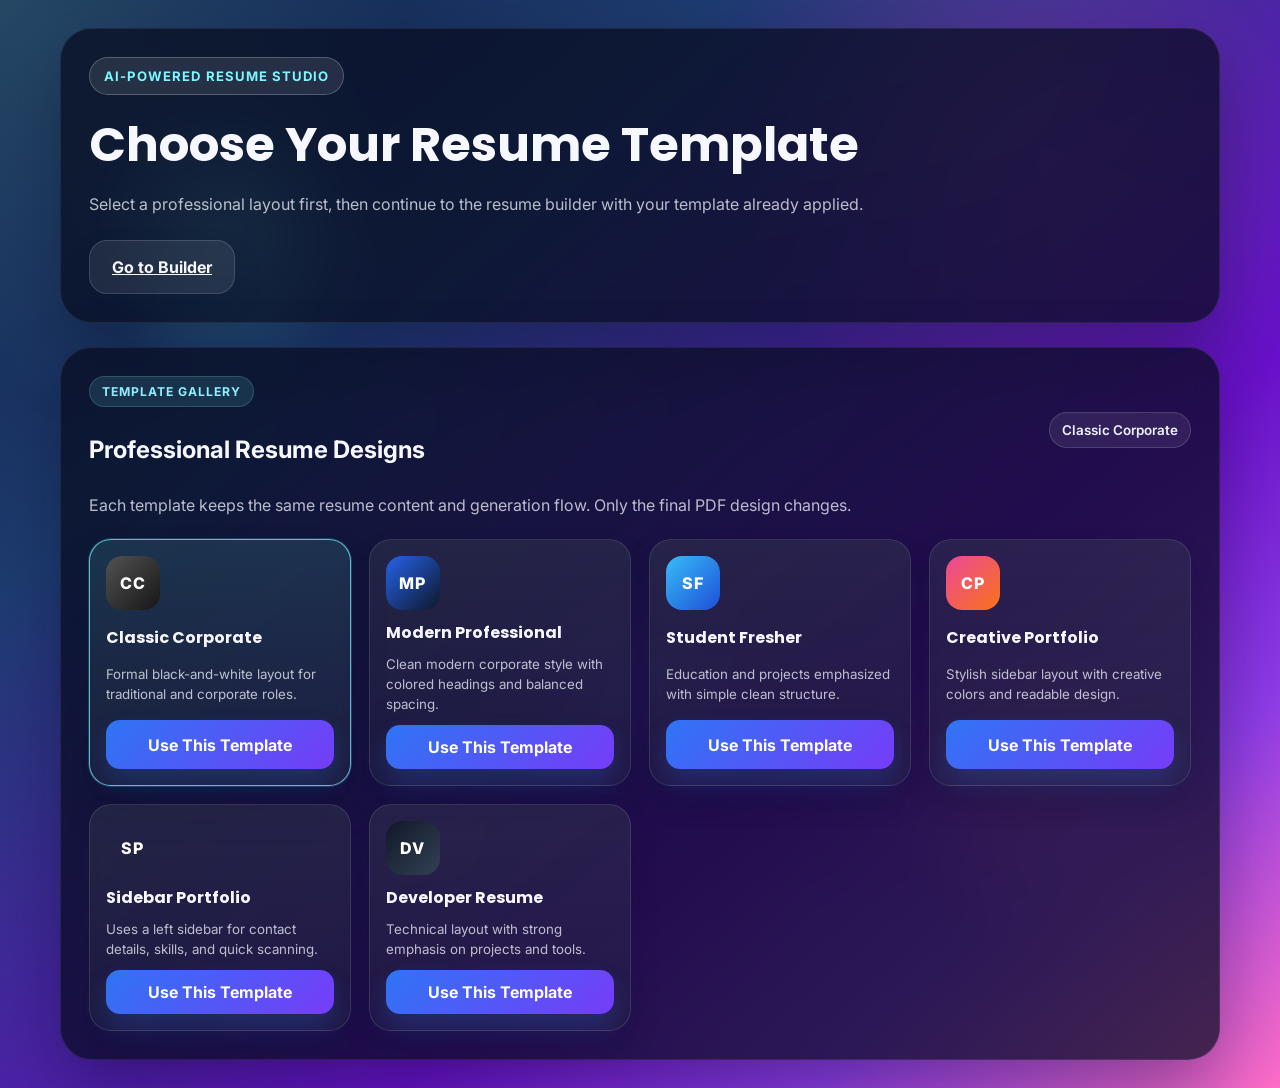
<file: index.html>
<!DOCTYPE html>
<html lang="en">
<head>
  <meta charset="UTF-8">
  <meta name="viewport" content="width=device-width, initial-scale=1.0">
  <title>Select Resume Template</title>
  <link rel="preconnect" href="https://fonts.googleapis.com">
  <link rel="preconnect" href="https://fonts.gstatic.com" crossorigin>
  <link href="https://fonts.googleapis.com/css2?family=Inter:wght@400;500;600;700;800&family=Poppins:wght@500;600;700&display=swap" rel="stylesheet">
  <link rel="stylesheet" href="styles.css">
</head>
<body>
  <div class="page-shell template-shell">
    <div class="ambient ambient-one"></div>
    <div class="ambient ambient-two"></div>
    <div class="ambient ambient-three"></div>

    <div class="particles" aria-hidden="true">
      <span></span>
      <span></span>
      <span></span>
      <span></span>
      <span></span>
      <span></span>
      <span></span>
      <span></span>
    </div>

    <main class="template-page">
      <section class="template-hero">
        <div class="brand-badge">AI-Powered Resume Studio</div>
        <h1>Choose Your Resume Template</h1>
        <p>Select a professional layout first, then continue to the resume builder with your template already applied.</p>
        <div class="template-hero-actions">
          <a class="nav-button nav-button-secondary" href="builder.html">Go to Builder</a>
        </div>
      </section>

      <section class="template-library-card">
        <div class="feedback-card__header">
          <div>
            <span class="feedback-kicker">Template Gallery</span>
            <h2>Professional Resume Designs</h2>
          </div>
          <span class="feedback-badge" id="selected-template-badge">Classic Corporate</span>
        </div>
        <p class="template-library-copy">Each template keeps the same resume content and generation flow. Only the final PDF design changes.</p>

        <div class="template-card-grid template-card-grid--full" id="template-selection-grid">
          <article class="template-card active" data-template-value="classic">
            <span class="template-card__preview template-card__preview--classic">CC</span>
            <strong>Classic Corporate</strong>
            <small>Formal black-and-white layout for traditional and corporate roles.</small>
            <button class="template-use-button" type="button">Use This Template</button>
          </article>

          <article class="template-card" data-template-value="modern">
            <span class="template-card__preview template-card__preview--modern">MP</span>
            <strong>Modern Professional</strong>
            <small>Clean modern corporate style with colored headings and balanced spacing.</small>
            <button class="template-use-button" type="button">Use This Template</button>
          </article>

          <article class="template-card" data-template-value="fresher">
            <span class="template-card__preview template-card__preview--fresher">SF</span>
            <strong>Student Fresher</strong>
            <small>Education and projects emphasized with simple clean structure.</small>
            <button class="template-use-button" type="button">Use This Template</button>
          </article>

          <article class="template-card" data-template-value="creative">
            <span class="template-card__preview template-card__preview--creative">CP</span>
            <strong>Creative Portfolio</strong>
            <small>Stylish sidebar layout with creative colors and readable design.</small>
            <button class="template-use-button" type="button">Use This Template</button>
          </article>

          <article class="template-card" data-template-value="sidebar">
            <span class="template-card__preview template-card__preview--sidebar">SP</span>
            <strong>Sidebar Portfolio</strong>
            <small>Uses a left sidebar for contact details, skills, and quick scanning.</small>
            <button class="template-use-button" type="button">Use This Template</button>
          </article>

          <article class="template-card" data-template-value="developer">
            <span class="template-card__preview template-card__preview--developer">DV</span>
            <strong>Developer Resume</strong>
            <small>Technical layout with strong emphasis on projects and tools.</small>
            <button class="template-use-button" type="button">Use This Template</button>
          </article>
        </div>
      </section>
    </main>
  </div>

  <script src="template-selection.js"></script>
</body>
</html>
</file>
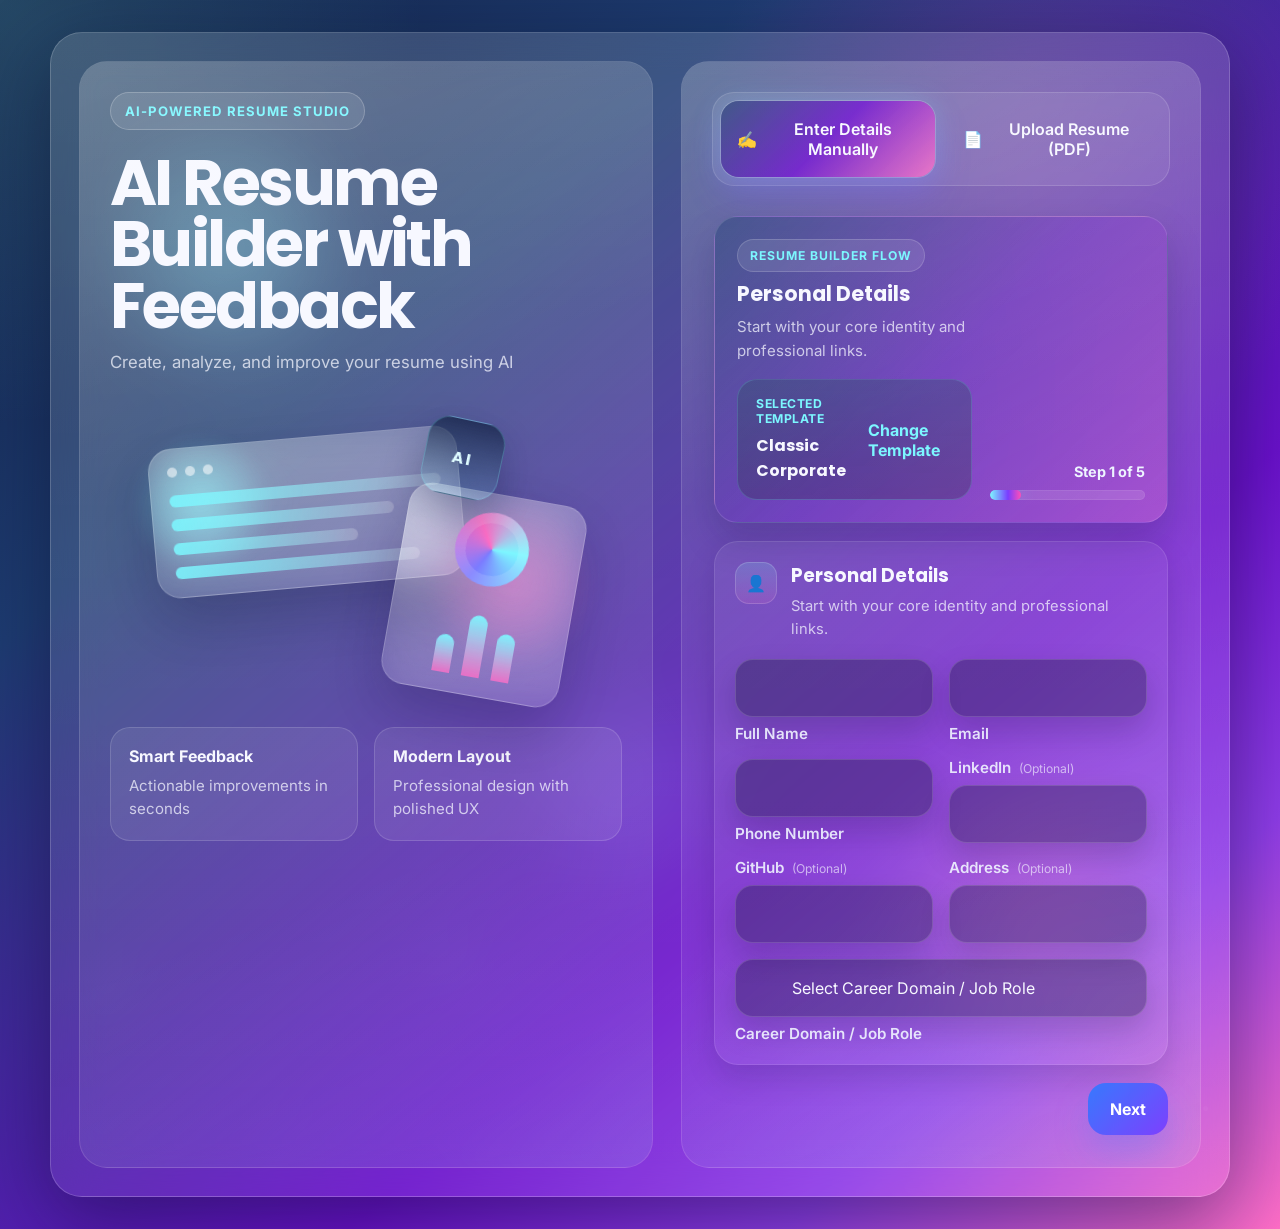
<file: builder.html>
<!DOCTYPE html>
<html lang="en">
<head>
  <meta charset="UTF-8">
  <meta name="viewport" content="width=device-width, initial-scale=1.0">
  <title>AI Resume Builder with Feedback</title>
  <link rel="preconnect" href="https://fonts.googleapis.com">
  <link rel="preconnect" href="https://fonts.gstatic.com" crossorigin>
  <link href="https://fonts.googleapis.com/css2?family=Inter:wght@400;500;600;700;800&family=Poppins:wght@500;600;700&display=swap" rel="stylesheet">
  <link rel="stylesheet" href="styles.css">
</head>
<body>
  <div class="page-shell">
    <div class="ambient ambient-one"></div>
    <div class="ambient ambient-two"></div>
    <div class="ambient ambient-three"></div>

    <div class="particles" aria-hidden="true">
      <span></span>
      <span></span>
      <span></span>
      <span></span>
      <span></span>
      <span></span>
      <span></span>
      <span></span>
    </div>

    <main class="app-card">
      <section class="hero-panel">
        <div class="brand-badge">AI-Powered Resume Studio</div>
        <h1>AI Resume Builder with Feedback</h1>
        <p>Create, analyze, and improve your resume using AI</p>

        <div class="hero-visual" aria-hidden="true">
          <div class="visual-orb orb-one"></div>
          <div class="visual-orb orb-two"></div>
          <div class="visual-card visual-card-main">
            <div class="visual-header">
              <span class="visual-dot"></span>
              <span class="visual-dot"></span>
              <span class="visual-dot"></span>
            </div>
            <div class="visual-lines">
              <span></span>
              <span></span>
              <span></span>
              <span></span>
            </div>
          </div>
          <div class="visual-card visual-card-side">
            <div class="chart-ring"></div>
            <div class="chart-bars">
              <span></span>
              <span></span>
              <span></span>
            </div>
          </div>
          <div class="ai-chip">
            <span>AI</span>
          </div>
        </div>

        <div class="hero-stats">
          <article>
            <strong>Smart Feedback</strong>
            <span>Actionable improvements in seconds</span>
          </article>
          <article>
            <strong>Modern Layout</strong>
            <span>Professional design with polished UX</span>
          </article>
        </div>
      </section>

      <section class="workspace-panel">
        <div class="mode-switch" role="tablist" aria-label="Resume input modes">
          <button class="mode-tab active" id="manual-tab" data-mode="manual" role="tab" aria-selected="true" aria-controls="manual-panel">
            <span class="tab-icon">✍️</span>
            <span>Enter Details Manually</span>
          </button>
          <button class="mode-tab" id="upload-tab" data-mode="upload" role="tab" aria-selected="false" aria-controls="upload-panel">
            <span class="tab-icon">📄</span>
            <span>Upload Resume (PDF)</span>
          </button>
        </div>

        <div class="panel-stack">
          <section class="content-panel active" id="manual-panel" role="tabpanel" aria-labelledby="manual-tab">
            <form class="resume-form" id="resume-form">
              <div class="step-progress-card">
                <div class="step-progress-copy">
                  <span class="step-kicker">Resume Builder Flow</span>
                  <h2 id="step-title">Personal Details</h2>
                  <p id="step-description">Start with your core identity and professional links.</p>
                  <div class="selected-template-banner">
                    <div>
                      <span class="field-label-static">Selected Template</span>
                      <strong id="selected-template-name">Classic Corporate</strong>
                    </div>
                    <a class="selected-template-link" href="index.html">Change Template</a>
                  </div>
                  <select name="resumeTemplate" aria-label="Resume Template" hidden>
                    <option value="modern">Modern Professional</option>
                    <option value="classic" selected>Classic Corporate</option>
                    <option value="fresher">Student Fresher</option>
                    <option value="creative">Creative Portfolio</option>
                    <option value="developer">Developer Resume</option>
                  </select>
                </div>
                <div class="step-progress-meta">
                  <span class="step-count" id="step-count">Step 1 of 5</span>
                  <div class="step-track" aria-hidden="true">
                    <span class="step-track-fill" id="step-track-fill"></span>
                  </div>
                </div>
              </div>

              <section class="form-section form-step active" data-step="1" data-step-title="Personal Details" data-step-description="Start with your core identity and professional links.">
                <div class="section-heading">
                  <span class="section-chip">👤</span>
                  <div>
                    <h2>Personal Details</h2>
                    <p>Start with your core identity and professional links.</p>
                  </div>
                </div>

                <div class="form-grid two-column">
                  <label class="field">
                    <span class="field-icon"></span>
                    <input type="text" name="fullName" placeholder=" " required>
                    <span class="field-label">Full Name</span>
                  </label>

                  <label class="field">
                    <span class="field-icon"></span>
                    <input type="email" name="email" placeholder=" " required>
                    <span class="field-label">Email</span>
                  </label>

                  <label class="field">
                    <span class="field-icon"></span>
                    <input type="tel" name="phoneNumber" placeholder=" " required>
                    <span class="field-label">Phone Number</span>
                  </label>

                  <label class="field">
                    <span class="field-icon"></span>
                    <div class="field-label-row">
                      <span class="field-label">LinkedIn</span>
                      <span class="field-label-optional">(Optional)</span>
                    </div>
                    <input type="url" name="linkedin" placeholder=" ">
                  </label>

                  <label class="field">
                    <span class="field-icon"></span>
                    <div class="field-label-row">
                      <span class="field-label">GitHub</span>
                      <span class="field-label-optional">(Optional)</span>
                    </div>
                    <input type="url" name="github" placeholder=" ">
                  </label>

                  <label class="field">
                    <span class="field-icon"></span>
                    <div class="field-label-row">
                      <span class="field-label">Address</span>
                      <span class="field-label-optional">(Optional)</span>
                    </div>
                    <input type="text" name="address" placeholder=" ">
                  </label>

                  <label class="field field-select field-span-2">
                    <span class="field-icon"></span>
                    <select name="jobRole" aria-label="Career Domain or Job Role" required>
                      <option value="">Select Career Domain / Job Role</option>
                      <optgroup label="Computer / IT">
                        <option value="Software Developer">Software Developer</option>
                        <option value="Web Developer">Web Developer</option>
                        <option value="Full Stack Developer">Full Stack Developer</option>
                        <option value="Data Analyst">Data Analyst</option>
                        <option value="AI/ML Engineer">AI/ML Engineer</option>
                        <option value="Cybersecurity Analyst">Cybersecurity Analyst</option>
                      </optgroup>
                      <optgroup label="Commerce / Management">
                        <option value="MBA / Finance">MBA / Finance</option>
                        <option value="Accountant">Accountant</option>
                        <option value="Banking">Banking</option>
                        <option value="Business Analyst">Business Analyst</option>
                        <option value="Marketing Executive">Marketing Executive</option>
                        <option value="HR Executive">HR Executive</option>
                      </optgroup>
                      <optgroup label="Engineering">
                        <option value="Mechanical Engineer">Mechanical Engineer</option>
                        <option value="Civil Engineer">Civil Engineer</option>
                        <option value="Electrical Engineer">Electrical Engineer</option>
                        <option value="Electronics Engineer">Electronics Engineer</option>
                      </optgroup>
                      <optgroup label="Science">
                        <option value="Biotechnology">Biotechnology</option>
                        <option value="Microbiology">Microbiology</option>
                        <option value="Research Assistant">Research Assistant</option>
                      </optgroup>
                      <optgroup label="Creative">
                        <option value="Graphic Designer">Graphic Designer</option>
                        <option value="UI/UX Designer">UI/UX Designer</option>
                        <option value="Content Writer">Content Writer</option>
                      </optgroup>
                      <optgroup label="Healthcare">
                        <option value="Nurse">Nurse</option>
                        <option value="Pharmacist">Pharmacist</option>
                        <option value="Medical Assistant">Medical Assistant</option>
                      </optgroup>
                    </select>
                    <span class="field-label field-label-active">Career Domain / Job Role</span>
                  </label>
                </div>
              </section>

              <section class="form-section form-step" data-step="2" data-step-title="Education" data-step-description="Capture structured UG and PG details with clear academic grouping." hidden>
                <div class="section-heading">
                  <span class="section-chip">🎓</span>
                  <div>
                    <h2>Education</h2>
                    <p>Capture structured academic details for a stronger resume foundation.</p>
                  </div>
                </div>

                <div class="education-stack">
                  <div class="education-block">
                    <div class="education-block__header">
                      <div>
                        <h3>Under Graduation (UG)</h3>
                        <p>Provide your core academic qualification. All UG details are mandatory.</p>
                      </div>
                      <span class="education-badge">Required</span>
                    </div>

                    <div class="form-grid two-column">
                      <label class="field">
                        <span class="field-icon"></span>
                        <input type="text" name="ugDegree" placeholder=" " required>
                        <span class="field-label">Degree</span>
                      </label>

                      <label class="field">
                        <span class="field-icon"></span>
                        <input type="text" name="ugCollegeName" placeholder=" " required>
                        <span class="field-label">College Name</span>
                      </label>

                      <label class="field">
                        <span class="field-icon"></span>
                        <input type="text" name="ugUniversity" placeholder=" " required>
                        <span class="field-label">University</span>
                      </label>

                      <label class="field">
                        <span class="field-icon"></span>
                        <input type="text" name="ugYearOfPassing" placeholder=" " required>
                        <span class="field-label">Year of Passing</span>
                      </label>

                      <label class="field field-span-2">
                        <span class="field-icon"></span>
                        <input type="text" name="ugCgpa" placeholder=" " required>
                        <span class="field-label">CGPA / Percentage</span>
                      </label>
                    </div>
                  </div>

                  <div class="education-toggle">
                    <label class="checkbox-field" for="has-pg">
                      <input type="checkbox" id="has-pg" name="hasPg" aria-controls="pg-education-section" aria-expanded="false">
                      <span class="checkbox-indicator" aria-hidden="true"></span>
                      <span class="checkbox-copy">
                        <strong>I have completed Post Graduation (PG)</strong>
                        <small>Select this to add postgraduate education details.</small>
                      </span>
                    </label>
                  </div>

                  <div class="education-block education-block--conditional" id="pg-education-section" hidden>
                    <div class="education-block__header">
                      <div>
                        <h3>Post Graduation (PG)</h3>
                        <p>These fields become mandatory only when PG is enabled.</p>
                      </div>
                      <span class="education-badge education-badge--optional">Conditional</span>
                    </div>

                    <div class="form-grid two-column">
                      <label class="field">
                        <span class="field-icon">🎓</span>
                        <input type="text" name="pgDegree" placeholder=" " data-pg-field>
                        <span class="field-label">Degree</span>
                      </label>

                      <label class="field">
                        <span class="field-icon"></span>
                        <input type="text" name="pgCollegeName" placeholder=" " data-pg-field>
                        <span class="field-label">College Name</span>
                      </label>

                      <label class="field">
                        <span class="field-icon"></span>
                        <input type="text" name="pgUniversity" placeholder=" " data-pg-field>
                        <span class="field-label">University</span>
                      </label>

                      <label class="field">
                        <span class="field-icon"></span>
                        <input type="text" name="pgYearOfPassing" placeholder=" " data-pg-field>
                        <span class="field-label">Year of Passing</span>
                      </label>

                      <label class="field field-span-2">
                        <span class="field-icon"></span>
                        <input type="text" name="pgCgpa" placeholder=" " data-pg-field>
                        <span class="field-label">CGPA / Percentage</span>
                      </label>
                    </div>
                  </div>
                </div>
              </section>

              <section class="form-section form-step" data-step="3" data-step-title="Skills" data-step-description="Show your technical strengths and the tools you work with." hidden>
                <div class="section-heading">
                  <span class="section-chip"></span>
                  <div>
                    <h2>Skills</h2>
                    <p>Highlight the key skills and tools that match your selected role.</p>
                  </div>
                </div>

                <div class="form-grid two-column">
                  <label class="field">
                    <span class="field-icon"></span>
                    <input type="text" name="technicalSkills" placeholder=" " required>
                    <span class="field-label">Key Skills</span>
                  </label>

                  <label class="field">
                    <span class="field-icon"></span>
                    <input type="text" name="tools" placeholder=" ">
                    <span class="field-label">Tools / Technologies</span>
                  </label>
                </div>
              </section>

              <section class="form-section form-step" data-step="4" data-step-title="Projects" data-step-description="Highlight the projects that best demonstrate your impact." hidden>
                <div class="section-heading">
                  <span class="section-chip"></span>
                  <div>
                    <h2>Projects</h2>
                    <p>Break projects into clear parts so the final resume feels credible and impactful.</p>
                  </div>
                </div>

                <div class="form-grid">
                  <label class="field">
                    <span class="field-icon"></span>
                    <input type="text" name="projectTitle" placeholder=" " required>
                    <span class="field-label">Project Title</span>
                  </label>

                  <label class="field field-textarea">
                    <span class="field-icon"></span>
                    <textarea name="projectDescription" rows="4" placeholder=" " required></textarea>
                    <span class="field-label">Description</span>
                  </label>

                  <label class="field">
                    <span class="field-icon"></span>
                    <input type="text" name="projectTechnologies" placeholder=" " required>
                    <span class="field-label">Technologies Used</span>
                  </label>
                </div>
              </section>

              <section class="form-section form-step" data-step="5" data-step-title="Experience & Extras" data-step-description="Add work experience, certifications, and achievements to complete your profile." hidden>
                <div class="section-heading">
                  <span class="section-chip"></span>
                  <div>
                    <h2>Experience & Extras</h2>
                    <p>Optional, but powerful for making the resume look professional and job-ready.</p>
                  </div>
                </div>

                <div class="form-grid two-column">
                  <label class="field">
                    <span class="field-icon"></span>
                    <input type="text" name="companyName" placeholder=" ">
                    <span class="field-label">Company Name</span>
                  </label>

                  <label class="field">
                    <span class="field-icon"></span>
                    <input type="text" name="role" placeholder=" ">
                    <span class="field-label">Role</span>
                  </label>

                  <label class="field">
                    <span class="field-icon"></span>
                    <input type="text" name="duration" placeholder=" ">
                    <span class="field-label">Duration</span>
                  </label>

                  <label class="field field-textarea field-span-2">
                    <span class="field-icon"></span>
                    <textarea name="experienceDescription" rows="4" placeholder=" "></textarea>
                    <span class="field-label">Description</span>
                  </label>
                </div>
                <div class="form-grid two-column">
                  <label class="field field-textarea">
                    <span class="field-icon"></span>
                    <textarea name="certifications" rows="3" placeholder=" "></textarea>
                    <span class="field-label">Certifications</span>
                  </label>

                  <label class="field field-textarea">
                    <span class="field-icon"></span>
                    <textarea name="achievements" rows="3" placeholder=" "></textarea>
                    <span class="field-label">Achievements</span>
                  </label>
                </div>
              </section>

              <div class="form-navigation">
                <button class="nav-button nav-button-secondary" type="button" id="prev-step" hidden>Previous</button>
                <div class="form-navigation-spacer"></div>
                <button class="nav-button nav-button-primary" type="button" id="next-step">Next</button>
                <button class="analyze-button" type="button" id="analyze-resume" hidden>Generate Resume</button>
              </div>
            </form>

            <section class="feedback-card" id="feedback-section" hidden>
              <div class="feedback-card__header">
                <div>
                  <span class="feedback-kicker">ATS Overview</span>
                  <h2>Resume Feedback Dashboard</h2>
                </div>
                <span class="feedback-badge">Manual Analysis</span>
              </div>
              <p id="feedback-message">Your analysis results will appear here.</p>
              <div class="score-panel" id="score-panel" hidden>
                <div class="score-panel__row">
                  <div class="score-ring" id="score-ring">
                    <div class="score-ring__inner">
                      <span class="score-ring__value" id="score-value">0</span>
                      <span class="score-ring__label">Score</span>
                    </div>
                  </div>
                  <div class="score-panel__summary">
                    <strong>Resume Score</strong>
                    <span class="score-panel__copy">A stronger score usually means better section coverage, clearer skills, and better project detail.</span>
                  </div>
                </div>
                <div class="score-bar" aria-hidden="true">
                  <div class="score-bar__fill" id="score-bar-fill"></div>
                </div>
                <div class="dashboard-metrics" id="dashboard-metrics"></div>
              </div>
              <div class="analysis-block">
                <div class="analysis-block__header">
                  <h3>Key Findings</h3>
                  <span class="analysis-count" id="feedback-count">0 items</span>
                </div>
                <ul id="feedback-list"></ul>
              </div>
              <div class="analysis-block">
                <div class="analysis-block__header">
                  <h3>Improvement Suggestions</h3>
                  <span class="analysis-count" id="suggestions-count">0 items</span>
                </div>
                <ul id="suggestions-list"></ul>
              </div>
              <button class="download-button" type="button" id="download-resume" hidden>Download Resume</button>
            </section>
          </section>

          <section class="content-panel" id="upload-panel" role="tabpanel" aria-labelledby="upload-tab" hidden>
            <label class="upload-zone" for="resume-upload">
              <input type="file" id="resume-upload" accept=".pdf" hidden>
              <div class="upload-icon">⬆</div>
              <h2>Upload your resume</h2>
              <p>Drag &amp; drop your resume or click to upload</p>
              <span class="upload-tag">PDF files only</span>
            </label>

            <article class="file-preview" id="file-preview" hidden>
              <div class="file-preview-icon">📄</div>
              <div class="file-preview-copy">
                <strong id="file-name">Resume.pdf</strong>
                <span id="file-meta">Ready for AI analysis</span>
              </div>
            </article>

            <div class="form-grid upload-role-grid">
              <label class="field field-select">
                <span class="field-icon"></span>
                <select id="upload-job-role" aria-label="Career Domain or Job Role for Upload Analysis" required>
                  <option value="Software Developer">Software Developer</option>
                  <option value="Web Developer">Web Developer</option>
                  <option value="Full Stack Developer">Full Stack Developer</option>
                  <option value="Data Analyst">Data Analyst</option>
                  <option value="AI/ML Engineer">AI/ML Engineer</option>
                  <option value="Cybersecurity Analyst">Cybersecurity Analyst</option>
                  <option value="MBA / Finance">MBA / Finance</option>
                  <option value="Accountant">Accountant</option>
                  <option value="Banking">Banking</option>
                  <option value="Business Analyst">Business Analyst</option>
                  <option value="Marketing Executive">Marketing Executive</option>
                  <option value="HR Executive">HR Executive</option>
                  <option value="Mechanical Engineer">Mechanical Engineer</option>
                  <option value="Civil Engineer">Civil Engineer</option>
                  <option value="Electrical Engineer">Electrical Engineer</option>
                  <option value="Electronics Engineer">Electronics Engineer</option>
                  <option value="Biotechnology">Biotechnology</option>
                  <option value="Microbiology">Microbiology</option>
                  <option value="Research Assistant">Research Assistant</option>
                  <option value="Graphic Designer">Graphic Designer</option>
                  <option value="UI/UX Designer">UI/UX Designer</option>
                  <option value="Content Writer">Content Writer</option>
                  <option value="Nurse">Nurse</option>
                  <option value="Pharmacist">Pharmacist</option>
                  <option value="Medical Assistant">Medical Assistant</option>
                </select>
                <span class="field-label field-label-active">Career Domain / Job Role</span>
              </label>
            </div>

            <button class="analyze-button upload-analyze-button" type="button" id="analyze-upload-resume">
              Analyze Resume
            </button>

            <section class="feedback-card upload-feedback" id="upload-feedback-section" hidden>
              <div class="feedback-card__header">
                <div>
                  <span class="feedback-kicker">ATS Overview</span>
                  <h2>Resume Feedback Dashboard</h2>
                </div>
                <span class="feedback-badge">PDF Analysis</span>
              </div>
              <p id="upload-feedback-message">Upload analysis results will appear here.</p>
              <div class="score-panel" id="upload-score-panel" hidden>
                <div class="score-panel__row">
                  <div class="score-ring" id="upload-score-ring">
                    <div class="score-ring__inner">
                      <span class="score-ring__value" id="upload-score-value">0</span>
                      <span class="score-ring__label">Score</span>
                    </div>
                  </div>
                  <div class="score-panel__summary">
                    <strong>Resume Score</strong>
                    <span class="score-panel__copy">This dashboard summarizes how well your uploaded resume covers core sections and keywords.</span>
                  </div>
                </div>
                <div class="score-bar" aria-hidden="true">
                  <div class="score-bar__fill" id="upload-score-bar-fill"></div>
                </div>
                <div class="dashboard-metrics" id="upload-dashboard-metrics"></div>
              </div>
              <div class="analysis-block">
                <div class="analysis-block__header">
                  <h3>Key Findings</h3>
                  <span class="analysis-count" id="upload-feedback-count">0 items</span>
                </div>
                <ul id="upload-feedback-list"></ul>
              </div>
              <div class="analysis-block">
                <div class="analysis-block__header">
                  <h3>Improvement Suggestions</h3>
                  <span class="analysis-count" id="upload-suggestions-count">0 items</span>
                </div>
                <ul id="upload-suggestions-list"></ul>
              </div>
            </section>
          </section>
        </div>
      </section>
    </main>
  </div>

  <script src="script.js"></script>
</body>
</html>
</file>
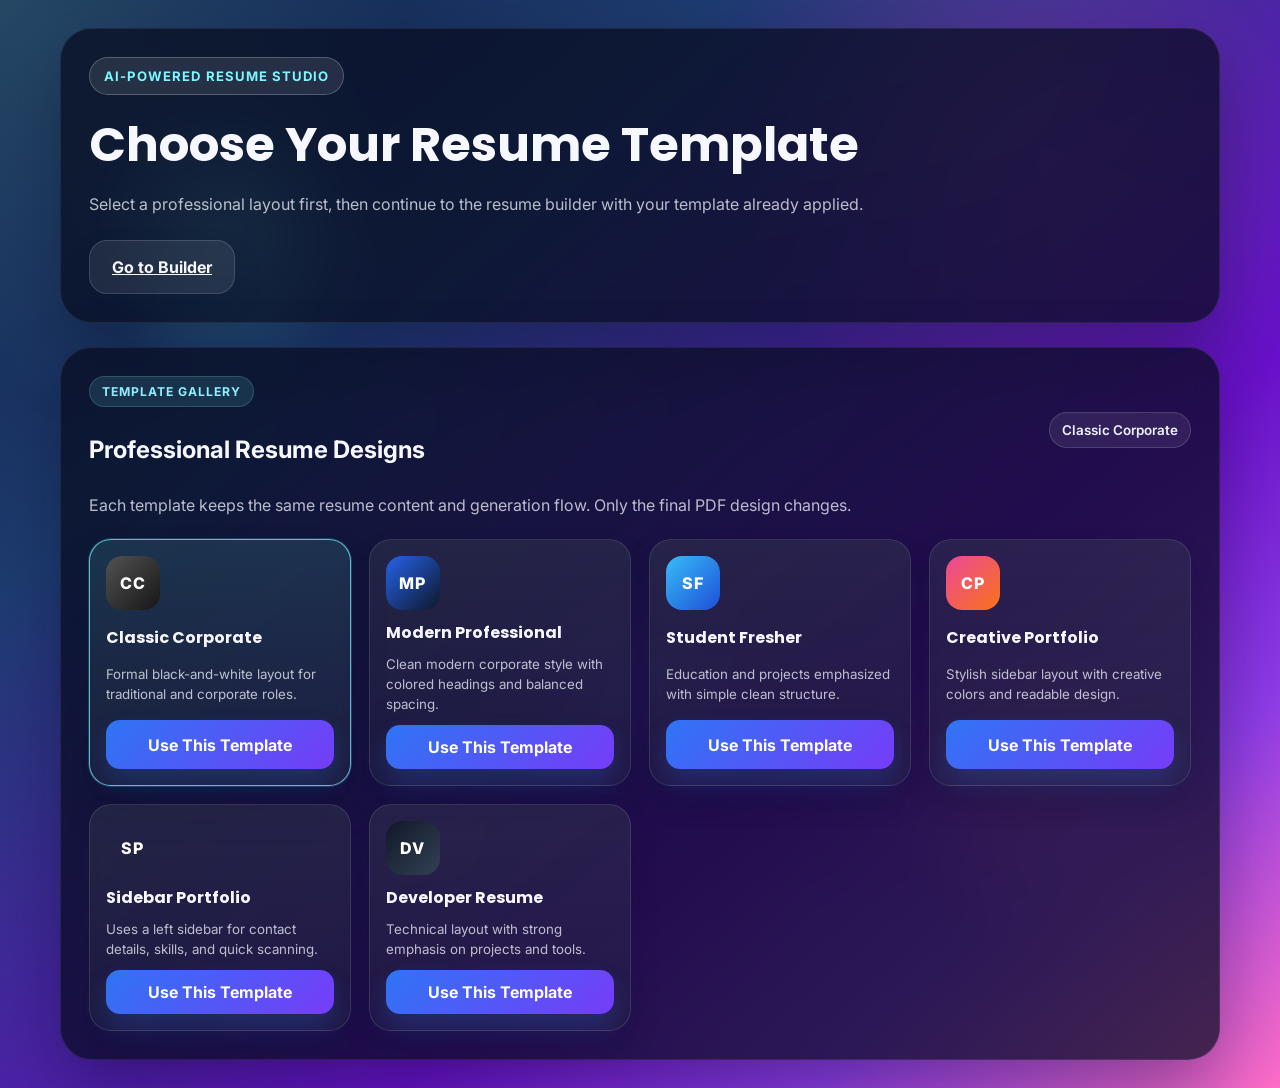
<file: results.html>
<!DOCTYPE html>
<html lang="en">
<head>
  <meta charset="UTF-8">
  <meta name="viewport" content="width=device-width, initial-scale=1.0">
  <title>Resume Results</title>
  <link rel="preconnect" href="https://fonts.googleapis.com">
  <link rel="preconnect" href="https://fonts.gstatic.com" crossorigin>
  <link href="https://fonts.googleapis.com/css2?family=Inter:wght@400;500;600;700;800&family=Poppins:wght@500;600;700&display=swap" rel="stylesheet">
  <link rel="stylesheet" href="styles.css">
</head>
<body>
  <div class="page-shell results-shell">
    <div class="ambient ambient-one"></div>
    <div class="ambient ambient-two"></div>
    <div class="ambient ambient-three"></div>

    <main class="results-page">
      <section class="results-hero">
        <div class="brand-badge">Resume Generated</div>
        <h1>Your Resume Results</h1>
        <p>Review the feedback, check your score, and download the professional resume generated from your details.</p>
        <div class="results-actions">
          <a class="nav-button nav-button-secondary" href="builder.html">Back to Builder</a>
          <button class="download-button results-download" type="button" id="results-download-button" hidden>Download Resume</button>
        </div>
      </section>

      <section class="feedback-card results-card" id="results-feedback-card">
        <div class="feedback-card__header">
          <div>
            <span class="feedback-kicker">ATS Overview</span>
            <h2>Resume Feedback Dashboard</h2>
          </div>
          <span class="feedback-badge">Generated Resume</span>
        </div>
        <p id="results-message">Your generated resume analysis will appear here.</p>
        <p class="results-role" id="results-role"></p>
        <div class="score-panel" id="results-score-panel" hidden>
          <div class="score-panel__row">
            <div class="score-ring" id="results-score-ring">
              <div class="score-ring__inner">
                <span class="score-ring__value" id="results-score-value">0</span>
                <span class="score-ring__label">Score</span>
              </div>
            </div>
            <div class="score-panel__summary">
              <strong>Resume Score</strong>
              <span class="score-panel__copy">This score reflects the strength of your entered details, section coverage, and keyword match.</span>
            </div>
          </div>
          <div class="score-bar" aria-hidden="true">
            <div class="score-bar__fill" id="results-score-bar-fill"></div>
          </div>
          <div class="dashboard-metrics" id="results-dashboard-metrics"></div>
        </div>

        <div class="analysis-block">
          <div class="analysis-block__header">
            <h3>Key Findings</h3>
            <span class="analysis-count" id="results-feedback-count">0 items</span>
          </div>
          <ul id="results-feedback-list"></ul>
        </div>

        <div class="analysis-block">
          <div class="analysis-block__header">
            <h3>Improvement Suggestions</h3>
            <span class="analysis-count" id="results-suggestions-count">0 items</span>
          </div>
          <ul id="results-suggestions-list"></ul>
        </div>
      </section>
    </main>
  </div>

  <script src="results.js"></script>
</body>
</html>
</file>
<file: styles.css>
:root {
  --bg-start: #1e3c72;
  --bg-mid: #6a11cb;
  --bg-end: #ff6ec7;
  --panel: rgba(255, 255, 255, 0.12);
  --panel-strong: rgba(255, 255, 255, 0.16);
  --line: rgba(255, 255, 255, 0.2);
  --line-strong: rgba(255, 255, 255, 0.4);
  --text-main: #f7f8ff;
  --text-soft: rgba(245, 247, 255, 0.74);
  --accent: #7cf7ff;
  --shadow: 0 24px 80px rgba(7, 12, 38, 0.45);
  --radius-xl: 28px;
  --radius-lg: 20px;
  --radius-md: 16px;
}

* {
  box-sizing: border-box;
}

html,
body {
  margin: 0;
  min-height: 100%;
}

body {
  font-family: "Inter", sans-serif;
  color: var(--text-main);
  background:
    radial-gradient(circle at top left, rgba(124, 247, 255, 0.18), transparent 24%),
    radial-gradient(circle at 80% 12%, rgba(255, 110, 199, 0.16), transparent 22%),
    linear-gradient(140deg, #122143 0%, var(--bg-start) 28%, var(--bg-mid) 66%, #8f3de8 82%, var(--bg-end) 100%);
  overflow-x: hidden;
}

.page-shell {
  position: relative;
  min-height: 100vh;
  padding: 32px 18px;
  display: grid;
  place-items: center;
  isolation: isolate;
}

.ambient {
  position: absolute;
  border-radius: 50%;
  filter: blur(10px);
  opacity: 0.9;
  animation: floatOrb 14s ease-in-out infinite;
}

.ambient-one {
  width: 300px;
  height: 300px;
  top: 8%;
  left: 6%;
  background: radial-gradient(circle, rgba(124, 247, 255, 0.36), transparent 68%);
}

.ambient-two {
  width: 380px;
  height: 380px;
  right: 4%;
  bottom: 10%;
  background: radial-gradient(circle, rgba(255, 110, 199, 0.28), transparent 64%);
  animation-duration: 18s;
}

.ambient-three {
  width: 240px;
  height: 240px;
  bottom: 26%;
  left: 40%;
  background: radial-gradient(circle, rgba(133, 104, 255, 0.26), transparent 72%);
  animation-duration: 16s;
}

.particles {
  position: absolute;
  inset: 0;
  overflow: hidden;
  pointer-events: none;
}

.particles span {
  position: absolute;
  width: 10px;
  height: 10px;
  border-radius: 50%;
  background: rgba(255, 255, 255, 0.2);
  box-shadow: 0 0 18px rgba(124, 247, 255, 0.45);
  animation: particleRise linear infinite;
}

.particles span:nth-child(1) { left: 8%; top: 80%; animation-duration: 15s; animation-delay: -2s; }
.particles span:nth-child(2) { left: 22%; top: 92%; animation-duration: 18s; animation-delay: -6s; width: 7px; height: 7px; }
.particles span:nth-child(3) { left: 35%; top: 78%; animation-duration: 12s; animation-delay: -3s; }
.particles span:nth-child(4) { left: 48%; top: 88%; animation-duration: 16s; animation-delay: -7s; width: 6px; height: 6px; }
.particles span:nth-child(5) { left: 63%; top: 84%; animation-duration: 13s; animation-delay: -4s; }
.particles span:nth-child(6) { left: 76%; top: 94%; animation-duration: 17s; animation-delay: -8s; width: 8px; height: 8px; }
.particles span:nth-child(7) { left: 87%; top: 82%; animation-duration: 14s; animation-delay: -5s; }
.particles span:nth-child(8) { left: 94%; top: 90%; animation-duration: 19s; animation-delay: -9s; width: 5px; height: 5px; }

.app-card {
  position: relative;
  z-index: 1;
  width: min(1180px, 100%);
  display: grid;
  grid-template-columns: 1.05fr 0.95fr;
  gap: 28px;
  padding: 28px;
  border-radius: 32px;
  background: linear-gradient(180deg, rgba(255, 255, 255, 0.14), rgba(255, 255, 255, 0.08));
  border: 1px solid rgba(255, 255, 255, 0.18);
  box-shadow: var(--shadow);
  backdrop-filter: blur(24px);
  -webkit-backdrop-filter: blur(24px);
}

.hero-panel,
.workspace-panel {
  border-radius: var(--radius-xl);
  background: linear-gradient(180deg, rgba(255, 255, 255, 0.11), rgba(255, 255, 255, 0.05));
  border: 1px solid rgba(255, 255, 255, 0.14);
  padding: 30px;
  position: relative;
  overflow: hidden;
}

.hero-panel::before,
.workspace-panel::before {
  content: "";
  position: absolute;
  inset: 0;
  background: linear-gradient(160deg, rgba(255, 255, 255, 0.12), transparent 34%, transparent 70%, rgba(124, 247, 255, 0.08));
  pointer-events: none;
}

.brand-badge {
  display: inline-flex;
  align-items: center;
  gap: 10px;
  padding: 10px 14px;
  border-radius: 999px;
  background: rgba(255, 255, 255, 0.1);
  border: 1px solid rgba(255, 255, 255, 0.22);
  color: var(--accent);
  font-size: 0.82rem;
  font-weight: 700;
  letter-spacing: 0.08em;
  text-transform: uppercase;
}

.hero-panel h1 {
  margin: 22px 0 12px;
  max-width: 12ch;
  font-family: "Poppins", sans-serif;
  font-size: clamp(2.6rem, 5vw, 4.6rem);
  line-height: 0.96;
  letter-spacing: -0.04em;
}

.hero-panel > p {
  margin: 0;
  max-width: 520px;
  color: var(--text-soft);
  font-size: 1.05rem;
  line-height: 1.7;
}

.hero-visual {
  position: relative;
  height: 290px;
  margin: 34px 0 26px;
}

.visual-orb,
.visual-card,
.ai-chip {
  position: absolute;
}

.visual-orb {
  border-radius: 50%;
  filter: blur(6px);
}

.orb-one {
  width: 150px;
  height: 150px;
  left: 16px;
  top: 18px;
  background: radial-gradient(circle, rgba(124, 247, 255, 0.48), transparent 66%);
}

.orb-two {
  width: 180px;
  height: 180px;
  right: 20px;
  bottom: 28px;
  background: radial-gradient(circle, rgba(255, 110, 199, 0.34), transparent 68%);
}

.visual-card {
  border-radius: 24px;
  background: linear-gradient(180deg, rgba(255, 255, 255, 0.18), rgba(255, 255, 255, 0.08));
  border: 1px solid rgba(255, 255, 255, 0.18);
  box-shadow: 0 24px 60px rgba(12, 14, 44, 0.24);
  backdrop-filter: blur(24px);
}

.visual-card-main {
  left: 42px;
  top: 26px;
  width: 310px;
  padding: 18px;
  transform: rotate(-5deg);
}

.visual-header {
  display: flex;
  gap: 8px;
  margin-bottom: 18px;
}

.visual-dot {
  width: 10px;
  height: 10px;
  border-radius: 50%;
  background: rgba(255, 255, 255, 0.55);
}

.visual-lines {
  display: grid;
  gap: 12px;
}

.visual-lines span {
  display: block;
  height: 12px;
  border-radius: 999px;
  background: linear-gradient(90deg, rgba(124, 247, 255, 0.88), rgba(255, 255, 255, 0.2));
}

.visual-lines span:nth-child(2) {
  width: 82%;
}

.visual-lines span:nth-child(3) {
  width: 68%;
}

.visual-lines span:nth-child(4) {
  width: 90%;
}

.visual-card-side {
  right: 48px;
  top: 82px;
  width: 180px;
  padding: 18px;
  transform: rotate(10deg);
}

.chart-ring {
  width: 74px;
  height: 74px;
  margin: 0 auto 20px;
  border-radius: 50%;
  background:
    radial-gradient(circle at center, transparent 50%, rgba(255, 255, 255, 0.12) 51%),
    conic-gradient(from 90deg, #7cf7ff, #7b7bff, #ff6ec7, #7cf7ff);
}

.chart-bars {
  display: flex;
  align-items: flex-end;
  justify-content: center;
  gap: 12px;
  height: 72px;
}

.chart-bars span {
  width: 18px;
  border-radius: 999px 999px 6px 6px;
  background: linear-gradient(180deg, rgba(124, 247, 255, 0.95), rgba(255, 110, 199, 0.8));
}

.chart-bars span:nth-child(1) { height: 38px; }
.chart-bars span:nth-child(2) { height: 62px; }
.chart-bars span:nth-child(3) { height: 48px; }

.ai-chip {
  right: 120px;
  top: 8px;
  width: 78px;
  height: 78px;
  display: grid;
  place-items: center;
  border-radius: 22px;
  background: linear-gradient(180deg, rgba(18, 33, 67, 0.72), rgba(124, 247, 255, 0.16));
  border: 1px solid rgba(124, 247, 255, 0.24);
  box-shadow: 0 16px 40px rgba(11, 22, 62, 0.3);
  transform: rotate(12deg);
}

.ai-chip span {
  font-family: "Poppins", sans-serif;
  font-weight: 700;
  letter-spacing: 0.14em;
  color: #dffcff;
}

.hero-stats {
  display: grid;
  grid-template-columns: repeat(2, minmax(0, 1fr));
  gap: 16px;
}

.hero-stats article {
  padding: 18px 18px 20px;
  border-radius: var(--radius-lg);
  background: rgba(255, 255, 255, 0.08);
  border: 1px solid rgba(255, 255, 255, 0.14);
}

.hero-stats strong {
  display: block;
  margin-bottom: 8px;
  font-size: 1rem;
}

.hero-stats span {
  color: var(--text-soft);
  line-height: 1.55;
  font-size: 0.94rem;
}

.workspace-panel {
  display: flex;
  flex-direction: column;
  gap: 24px;
}

.mode-switch {
  display: grid;
  grid-template-columns: repeat(2, minmax(0, 1fr));
  gap: 12px;
  padding: 8px;
  border-radius: 22px;
  background: rgba(255, 255, 255, 0.08);
  border: 1px solid rgba(255, 255, 255, 0.14);
}

.mode-tab {
  border: 0;
  padding: 18px 16px;
  border-radius: 18px;
  background: transparent;
  color: var(--text-main);
  font: inherit;
  font-weight: 600;
  display: inline-flex;
  align-items: center;
  justify-content: center;
  gap: 10px;
  cursor: pointer;
  transition: transform 200ms ease, box-shadow 200ms ease, background 200ms ease, color 200ms ease;
}

.mode-tab:hover {
  transform: translateY(-2px);
}

.mode-tab.active {
  background: linear-gradient(135deg, rgba(30, 60, 114, 0.82), rgba(106, 17, 203, 0.92), rgba(255, 110, 199, 0.82));
  box-shadow: 0 0 0 1px rgba(255, 255, 255, 0.2), 0 18px 34px rgba(110, 67, 255, 0.28), 0 0 28px rgba(124, 247, 255, 0.24);
}

.panel-stack {
  position: relative;
  min-height: 430px;
}

.content-panel {
  padding: 6px 2px 2px;
  opacity: 0;
  transform: translateY(18px) scale(0.98);
  transition: opacity 260ms ease, transform 260ms ease;
  pointer-events: none;
}

.content-panel.active {
  opacity: 1;
  transform: translateY(0) scale(1);
  pointer-events: auto;
}

.resume-form {
  display: grid;
  gap: 18px;
}

.step-progress-card {
  display: flex;
  align-items: flex-end;
  justify-content: space-between;
  gap: 18px;
  padding: 22px;
  border-radius: 24px;
  background:
    linear-gradient(135deg, rgba(30, 60, 114, 0.5), rgba(106, 17, 203, 0.28), rgba(255, 110, 199, 0.24)),
    rgba(255, 255, 255, 0.06);
  border: 1px solid rgba(255, 255, 255, 0.12);
  box-shadow: 0 18px 36px rgba(10, 16, 42, 0.18);
}

.step-progress-copy h2 {
  margin: 6px 0 6px;
  font-family: "Poppins", sans-serif;
  font-size: 1.3rem;
}

.step-progress-copy p {
  margin: 0;
  max-width: 54ch;
  color: var(--text-soft);
  line-height: 1.6;
  font-size: 0.94rem;
}

.step-kicker {
  display: inline-flex;
  align-items: center;
  padding: 8px 12px;
  border-radius: 999px;
  background: rgba(255, 255, 255, 0.1);
  border: 1px solid rgba(255, 255, 255, 0.16);
  color: var(--accent);
  font-size: 0.76rem;
  font-weight: 700;
  letter-spacing: 0.08em;
  text-transform: uppercase;
}

.step-progress-meta {
  width: min(240px, 100%);
  display: grid;
  gap: 10px;
}

.step-count {
  justify-self: end;
  font-size: 0.9rem;
  font-weight: 700;
  color: #eef5ff;
}

.step-track {
  width: 100%;
  height: 10px;
  overflow: hidden;
  border-radius: 999px;
  background: rgba(255, 255, 255, 0.12);
  box-shadow: inset 0 0 0 1px rgba(255, 255, 255, 0.08);
}

.step-track-fill {
  display: block;
  width: 20%;
  height: 100%;
  border-radius: inherit;
  background: linear-gradient(90deg, #7cf7ff, #7a3dff 58%, #ff4fb7);
  box-shadow: 0 0 18px rgba(124, 247, 255, 0.28);
  transition: width 220ms ease;
}

.form-step {
  display: none;
}

.form-step.active {
  display: block;
}

.form-section {
  padding: 20px;
  border-radius: 24px;
  background: rgba(255, 255, 255, 0.06);
  border: 1px solid rgba(255, 255, 255, 0.1);
  box-shadow: 0 14px 30px rgba(10, 16, 42, 0.14);
}

.section-heading {
  display: flex;
  align-items: flex-start;
  gap: 14px;
  margin-bottom: 18px;
}

.section-chip {
  width: 42px;
  height: 42px;
  display: grid;
  place-items: center;
  flex-shrink: 0;
  border-radius: 14px;
  background: linear-gradient(180deg, rgba(124, 247, 255, 0.18), rgba(255, 110, 199, 0.14));
  box-shadow: inset 0 0 0 1px rgba(255, 255, 255, 0.16);
}

.section-heading h2 {
  margin: 0 0 6px;
  font-family: "Poppins", sans-serif;
  font-size: 1.15rem;
}

.section-heading p {
  margin: 0;
  color: var(--text-soft);
  line-height: 1.55;
  font-size: 0.92rem;
}

.template-picker {
  display: grid;
  gap: 18px;
}

.template-picker__copy p {
  margin: 8px 0 0;
  color: var(--text-soft);
  line-height: 1.55;
  font-size: 0.92rem;
}

.field-label-static {
  display: inline-block;
  color: var(--accent);
  font-size: 0.76rem;
  font-weight: 700;
  letter-spacing: 0.04em;
  text-transform: uppercase;
}

.template-card-grid {
  display: grid;
  grid-template-columns: repeat(2, minmax(0, 1fr));
  gap: 14px;
}

.template-card {
  border: 1px solid rgba(255, 255, 255, 0.12);
  border-radius: 22px;
  background:
    linear-gradient(180deg, rgba(255, 255, 255, 0.08), rgba(255, 255, 255, 0.04)),
    rgba(8, 15, 39, 0.32);
  color: var(--text-main);
  text-align: left;
  padding: 16px;
  cursor: pointer;
  display: grid;
  gap: 10px;
  box-shadow: 0 16px 28px rgba(8, 14, 36, 0.18);
  transition: transform 180ms ease, border-color 180ms ease, box-shadow 180ms ease, background 180ms ease;
}

.template-card:hover,
.template-card:focus-visible {
  transform: translateY(-2px);
  border-color: rgba(124, 247, 255, 0.4);
  box-shadow: 0 22px 34px rgba(8, 14, 36, 0.24);
}

.template-card.active {
  border-color: rgba(124, 247, 255, 0.72);
  background:
    linear-gradient(180deg, rgba(124, 247, 255, 0.14), rgba(255, 255, 255, 0.05)),
    rgba(8, 15, 39, 0.42);
  box-shadow: 0 0 0 1px rgba(124, 247, 255, 0.18), 0 22px 34px rgba(8, 14, 36, 0.28);
}

.template-card strong {
  font-family: "Poppins", sans-serif;
  font-size: 1rem;
}

.template-card small {
  color: var(--text-soft);
  line-height: 1.5;
}

.template-card__preview {
  width: 54px;
  height: 54px;
  border-radius: 16px;
  display: inline-flex;
  align-items: center;
  justify-content: center;
  font-weight: 800;
  letter-spacing: 0.08em;
  color: white;
}

.template-card__preview--modern {
  background: linear-gradient(135deg, #2563eb, #0f172a);
}

.template-card__preview--classic {
  background: linear-gradient(135deg, #525252, #171717);
}

.template-card__preview--fresher {
  background: linear-gradient(135deg, #38bdf8, #1d4ed8);
}

.template-card__preview--creative {
  background: linear-gradient(135deg, #ec4899, #f97316);
}

.template-card__preview--developer {
  background: linear-gradient(135deg, #111827, #334155);
}

.template-shell {
  padding: 28px 18px;
}

.template-page {
  position: relative;
  z-index: 1;
  width: min(1160px, 100%);
  display: grid;
  gap: 24px;
}

.template-hero,
.template-library-card {
  padding: 28px;
  border-radius: 32px;
  background: rgba(7, 12, 31, 0.72);
  border: 1px solid rgba(255, 255, 255, 0.08);
  box-shadow: 0 30px 70px rgba(4, 9, 25, 0.34);
  backdrop-filter: blur(18px);
}

.template-hero h1 {
  margin: 14px 0 10px;
  font-family: "Poppins", sans-serif;
  font-size: clamp(2rem, 4vw, 3rem);
}

.template-hero p,
.template-library-copy {
  margin: 0;
  color: var(--text-soft);
  line-height: 1.7;
}

.template-hero-actions {
  margin-top: 22px;
  display: flex;
  gap: 12px;
}

.template-card-grid--full {
  grid-template-columns: repeat(auto-fit, minmax(240px, 1fr));
  gap: 18px;
  margin-top: 20px;
}

.template-use-button {
  border: 0;
  border-radius: 14px;
  padding: 12px 14px;
  color: white;
  background: linear-gradient(135deg, rgba(47, 123, 255, 0.94), rgba(122, 61, 255, 0.96));
  font: inherit;
  font-weight: 700;
  cursor: pointer;
  box-shadow: 0 14px 26px rgba(47, 123, 255, 0.2);
  transition: transform 180ms ease, box-shadow 180ms ease;
}

.template-use-button:hover,
.template-use-button:focus-visible {
  transform: translateY(-1px);
  box-shadow: 0 18px 30px rgba(47, 123, 255, 0.28);
}

.selected-template-banner {
  margin-top: 16px;
  padding: 16px 18px;
  border-radius: 20px;
  background:
    linear-gradient(180deg, rgba(124, 247, 255, 0.1), rgba(255, 255, 255, 0.04)),
    rgba(8, 15, 39, 0.28);
  border: 1px solid rgba(124, 247, 255, 0.16);
  display: flex;
  align-items: center;
  justify-content: space-between;
  gap: 14px;
}

.selected-template-banner strong {
  display: block;
  margin-top: 6px;
  font-family: "Poppins", sans-serif;
  font-size: 1rem;
}

.selected-template-link {
  color: var(--accent);
  font-weight: 700;
  text-decoration: none;
}

.selected-template-link:hover,
.selected-template-link:focus-visible {
  text-decoration: underline;
}

.form-grid {
  display: grid;
  gap: 16px;
}

.form-grid.two-column {
  grid-template-columns: repeat(2, minmax(0, 1fr));
}

.field-span-2 {
  grid-column: span 2;
}

.field {
  position: relative;
  display: flex;
  flex-direction: column;
  gap: 8px;
}

.field input,
.field textarea,
.field select {
  width: 100%;
  border: 1px solid rgba(255, 255, 255, 0.14);
  border-radius: 18px;
  background: rgba(11, 19, 46, 0.32);
  color: var(--text-main);
  font: inherit;
  padding: 18px 18px 18px 56px;
  min-height: 54px;
  outline: none;
  box-shadow: inset 0 0 0 1px transparent, 0 14px 30px rgba(9, 14, 39, 0.18);
  transition: border-color 200ms ease, box-shadow 200ms ease, transform 200ms ease, background 200ms ease;
}

.field textarea {
  resize: vertical;
  min-height: 140px;
}

.field input:focus,
.field textarea:focus,
.field select:focus {
  border-color: rgba(124, 247, 255, 0.64);
  background: rgba(12, 21, 56, 0.5);
  box-shadow: inset 0 0 0 1px rgba(124, 247, 255, 0.28), 0 0 0 4px rgba(124, 247, 255, 0.08), 0 16px 34px rgba(28, 36, 78, 0.34);
  transform: translateY(-1px);
}

.field::after {
  content: "";
  position: absolute;
  inset: 0;
  border-radius: 18px;
  padding: 1px;
  background: linear-gradient(135deg, rgba(124, 247, 255, 0.6), rgba(123, 123, 255, 0.32), rgba(255, 110, 199, 0.56));
  -webkit-mask: linear-gradient(#fff 0 0) content-box, linear-gradient(#fff 0 0);
  -webkit-mask-composite: xor;
  mask-composite: exclude;
  opacity: 0;
  transition: opacity 200ms ease;
  pointer-events: none;
}

.field:focus-within::after {
  opacity: 1;
}

.field-icon {
  position: absolute;
  top: 44px;
  left: 18px;
  z-index: 1;
  font-size: 1rem;
  filter: drop-shadow(0 4px 10px rgba(124, 247, 255, 0.18));
}

.field-label {
  position: static;
  color: rgba(240, 244, 255, 0.9);
  font-size: 0.95rem;
  font-weight: 600;
  line-height: 1.2;
}

.field-label-row {
  display: inline-flex;
  align-items: center;
  gap: 0.5rem;
  flex-wrap: wrap;
}

.field-label-optional {
  color: rgba(245, 247, 255, 0.64);
  font-size: 0.76rem;
  font-weight: 400;
}

.field-select select {
  appearance: none;
  cursor: pointer;
}

.field input:focus + .field-label,
.field input:not(:placeholder-shown) + .field-label,
.field textarea:focus + .field-label,
.field textarea:not(:placeholder-shown) + .field-label {
  top: auto;
  transform: none;
  font-size: 0.95rem;
  color: rgba(240, 244, 255, 0.9);
}

.education-stack {
  display: grid;
  gap: 18px;
}

.education-block {
  padding: 18px;
  border-radius: 22px;
  background: rgba(7, 14, 37, 0.24);
  border: 1px solid rgba(255, 255, 255, 0.1);
}

.education-block--conditional {
  background:
    linear-gradient(180deg, rgba(124, 247, 255, 0.08), rgba(255, 255, 255, 0.03)),
    rgba(7, 14, 37, 0.26);
}

.education-block__header {
  display: flex;
  align-items: flex-start;
  justify-content: space-between;
  gap: 12px;
  margin-bottom: 16px;
}

.education-block__header h3 {
  margin: 0 0 6px;
  font-family: "Poppins", sans-serif;
  font-size: 1rem;
}

.education-block__header p {
  margin: 0;
  color: var(--text-soft);
  font-size: 0.9rem;
  line-height: 1.55;
}

.education-badge {
  flex-shrink: 0;
  padding: 8px 12px;
  border-radius: 999px;
  background: rgba(124, 247, 255, 0.14);
  border: 1px solid rgba(124, 247, 255, 0.28);
  color: #dffcff;
  font-size: 0.78rem;
  font-weight: 700;
  letter-spacing: 0.04em;
  text-transform: uppercase;
}

.education-badge--optional {
  background: rgba(255, 110, 199, 0.12);
  border-color: rgba(255, 110, 199, 0.24);
  color: #ffe3f5;
}

.education-toggle {
  padding: 4px 0;
}

.checkbox-field {
  display: flex;
  align-items: flex-start;
  gap: 14px;
  padding: 16px 18px;
  border-radius: 20px;
  background: rgba(255, 255, 255, 0.06);
  border: 1px solid rgba(255, 255, 255, 0.12);
  cursor: pointer;
  transition: transform 180ms ease, border-color 180ms ease, box-shadow 180ms ease, background 180ms ease;
}

.checkbox-field:hover {
  transform: translateY(-1px);
  border-color: rgba(124, 247, 255, 0.28);
  box-shadow: 0 14px 28px rgba(10, 16, 42, 0.16);
}

.checkbox-field input {
  position: absolute;
  opacity: 0;
  pointer-events: none;
}

.checkbox-indicator {
  width: 22px;
  height: 22px;
  margin-top: 2px;
  flex-shrink: 0;
  border-radius: 7px;
  border: 1.5px solid rgba(255, 255, 255, 0.26);
  background: rgba(9, 18, 44, 0.4);
  box-shadow: inset 0 0 0 1px transparent;
  transition: background 180ms ease, border-color 180ms ease, box-shadow 180ms ease, transform 180ms ease;
}

.checkbox-field input:checked + .checkbox-indicator {
  background: linear-gradient(135deg, rgba(47, 123, 255, 0.95), rgba(255, 79, 183, 0.9));
  border-color: rgba(255, 255, 255, 0.72);
  box-shadow: inset 0 0 0 5px rgba(10, 16, 42, 0.36), 0 0 0 4px rgba(124, 247, 255, 0.08);
  transform: scale(1.02);
}

.checkbox-copy {
  display: grid;
  gap: 4px;
}

.checkbox-copy strong {
  font-size: 0.98rem;
}

.checkbox-copy small {
  color: var(--text-soft);
  font-size: 0.88rem;
  line-height: 1.55;
}

.form-navigation {
  display: flex;
  align-items: center;
  gap: 14px;
}

.form-navigation-spacer {
  flex: 1;
}

.nav-button {
  border: 0;
  border-radius: 18px;
  padding: 16px 22px;
  font: inherit;
  font-weight: 700;
  cursor: pointer;
  transition: transform 180ms ease, box-shadow 180ms ease, filter 180ms ease, background 180ms ease;
}

.nav-button:hover,
.nav-button:focus-visible,
.analyze-button:hover,
.analyze-button:focus-visible {
  transform: translateY(-2px);
}

.nav-button-secondary {
  color: var(--text-main);
  background: rgba(255, 255, 255, 0.08);
  border: 1px solid rgba(255, 255, 255, 0.14);
  box-shadow: 0 14px 30px rgba(10, 16, 42, 0.14);
}

.nav-button-primary {
  color: white;
  background: linear-gradient(135deg, rgba(47, 123, 255, 0.94), rgba(122, 61, 255, 0.96));
  box-shadow: 0 18px 34px rgba(47, 123, 255, 0.26);
}

.upload-zone {
  min-height: 320px;
  border-radius: 26px;
  border: 1.5px dashed rgba(255, 255, 255, 0.26);
  background:
    linear-gradient(180deg, rgba(255, 255, 255, 0.08), rgba(255, 255, 255, 0.04)),
    radial-gradient(circle at top, rgba(124, 247, 255, 0.12), transparent 36%);
  display: grid;
  place-items: center;
  text-align: center;
  padding: 36px 24px;
  cursor: pointer;
  transition: transform 220ms ease, border-color 220ms ease, box-shadow 220ms ease, background 220ms ease;
}

.upload-zone:hover,
.upload-zone.dragover {
  transform: translateY(-4px) scale(1.01);
  border-color: rgba(124, 247, 255, 0.72);
  box-shadow: 0 24px 40px rgba(16, 22, 58, 0.2), inset 0 0 0 1px rgba(124, 247, 255, 0.24);
}

.upload-icon {
  width: 88px;
  height: 88px;
  display: grid;
  place-items: center;
  margin-bottom: 18px;
  border-radius: 26px;
  font-size: 2rem;
  background: linear-gradient(180deg, rgba(124, 247, 255, 0.2), rgba(255, 255, 255, 0.08));
  box-shadow: inset 0 0 0 1px rgba(124, 247, 255, 0.18), 0 18px 34px rgba(13, 20, 52, 0.2);
}

.upload-zone h2 {
  margin: 0 0 8px;
  font-family: "Poppins", sans-serif;
  font-size: 1.45rem;
}

.upload-zone p {
  margin: 0;
  color: var(--text-soft);
  line-height: 1.6;
}

.upload-role-grid {
  margin-top: 20px;
}

.upload-tag {
  margin-top: 18px;
  padding: 10px 14px;
  border-radius: 999px;
  background: rgba(255, 255, 255, 0.08);
  border: 1px solid rgba(255, 255, 255, 0.14);
  color: #d6dbff;
  font-size: 0.88rem;
}

.file-preview {
  margin-top: 18px;
  display: flex;
  align-items: center;
  gap: 16px;
  padding: 16px;
  border-radius: 18px;
  background: rgba(255, 255, 255, 0.09);
  border: 1px solid rgba(255, 255, 255, 0.14);
  box-shadow: 0 14px 30px rgba(10, 16, 42, 0.18);
}

.file-preview-icon {
  width: 52px;
  height: 52px;
  display: grid;
  place-items: center;
  border-radius: 16px;
  background: linear-gradient(180deg, rgba(124, 247, 255, 0.16), rgba(255, 110, 199, 0.14));
}

.file-preview-copy strong {
  display: block;
  margin-bottom: 4px;
}

.file-preview-copy span {
  color: var(--text-soft);
  font-size: 0.92rem;
}

.analyze-button {
  border: 0;
  border-radius: 20px;
  padding: 18px 24px;
  color: white;
  font: inherit;
  font-weight: 700;
  font-size: 1.02rem;
  letter-spacing: 0.01em;
  background: linear-gradient(135deg, #2f7bff 0%, #7a3dff 52%, #ff4fb7 100%);
  box-shadow: 0 18px 38px rgba(123, 61, 255, 0.34), 0 0 32px rgba(124, 247, 255, 0.14);
  cursor: pointer;
  transition: transform 180ms ease, box-shadow 180ms ease, filter 180ms ease;
}

.analyze-button:hover {
  transform: translateY(-2px) scale(1.02);
  box-shadow: 0 22px 48px rgba(123, 61, 255, 0.42), 0 0 36px rgba(255, 110, 199, 0.22);
  filter: saturate(1.06);
}

.analyze-button:active {
  transform: translateY(0) scale(0.995);
}

.upload-analyze-button {
  width: 100%;
  margin-top: 16px;
}

.feedback-card {
  margin-top: 22px;
  padding: 22px;
  border-radius: 26px;
  background:
    linear-gradient(145deg, rgba(24, 34, 66, 0.86), rgba(14, 20, 46, 0.92)),
    rgba(255, 255, 255, 0.06);
  border: 1px solid rgba(255, 255, 255, 0.14);
  box-shadow: 0 18px 42px rgba(8, 13, 32, 0.32);
}

.feedback-card__header {
  display: flex;
  align-items: flex-start;
  justify-content: space-between;
  gap: 16px;
  margin-bottom: 8px;
}

.feedback-kicker {
  display: inline-flex;
  margin-bottom: 8px;
  padding: 7px 12px;
  border-radius: 999px;
  background: rgba(124, 247, 255, 0.12);
  border: 1px solid rgba(124, 247, 255, 0.18);
  color: #8eeeff;
  font-size: 0.76rem;
  font-weight: 700;
  letter-spacing: 0.08em;
  text-transform: uppercase;
}

.feedback-badge {
  align-self: center;
  padding: 9px 12px;
  border-radius: 999px;
  background: rgba(255, 255, 255, 0.08);
  border: 1px solid rgba(255, 255, 255, 0.14);
  color: #eef3ff;
  font-size: 0.84rem;
  font-weight: 600;
}

.feedback-card h2 {
  margin: 0;
  font-family: "Poppins", sans-serif;
  font-size: 1.3rem;
}

.feedback-card p {
  margin: 0 0 18px;
  color: var(--text-soft);
  line-height: 1.6;
}

.score-panel {
  margin-bottom: 20px;
  padding: 18px;
  border-radius: 22px;
  background: linear-gradient(135deg, rgba(47, 123, 255, 0.16), rgba(122, 61, 255, 0.14), rgba(255, 79, 183, 0.12));
  border: 1px solid rgba(255, 255, 255, 0.14);
}

.score-panel__row {
  display: grid;
  grid-template-columns: 120px 1fr;
  gap: 18px;
  align-items: center;
  margin-bottom: 16px;
}

.score-ring {
  --score-angle: 0deg;
  width: 112px;
  height: 112px;
  border-radius: 50%;
  display: grid;
  place-items: center;
  background:
    radial-gradient(circle at center, rgba(14, 20, 46, 1) 58%, transparent 59%),
    conic-gradient(#7cf7ff 0deg, #7a3dff calc(var(--score-angle) * 0.72), rgba(255, 255, 255, 0.12) 0deg);
  box-shadow: inset 0 0 0 8px rgba(255, 255, 255, 0.04), 0 12px 28px rgba(8, 13, 32, 0.2);
}

.score-ring__inner {
  width: 78px;
  height: 78px;
  border-radius: 50%;
  display: grid;
  place-items: center;
  background: rgba(15, 20, 42, 0.96);
  text-align: center;
}

.score-ring__value {
  font-family: "Poppins", sans-serif;
  font-size: 1.55rem;
  font-weight: 700;
  line-height: 1;
  color: #ffffff;
}

.score-ring__label {
  margin-top: 4px;
  font-size: 0.72rem;
  color: #9fb2df;
  text-transform: uppercase;
  letter-spacing: 0.08em;
}

.score-panel__summary {
  display: grid;
  gap: 6px;
}

.score-panel__summary strong {
  font-size: 1.02rem;
}

.score-panel__copy {
  color: #c8d4f2;
  line-height: 1.55;
}

.score-bar {
  height: 12px;
  border-radius: 999px;
  background: rgba(255, 255, 255, 0.1);
  overflow: hidden;
}

.score-bar__fill {
  width: 0;
  height: 100%;
  border-radius: inherit;
  background: linear-gradient(90deg, #7cf7ff 0%, #2f7bff 35%, #7a3dff 70%, #ff4fb7 100%);
  box-shadow: 0 0 18px rgba(124, 247, 255, 0.28);
  transition: width 320ms ease;
}

.dashboard-metrics {
  margin-top: 16px;
  display: grid;
  grid-template-columns: repeat(3, minmax(0, 1fr));
  gap: 12px;
}

.metric-card {
  padding: 14px;
  border-radius: 18px;
  background: rgba(255, 255, 255, 0.07);
  border: 1px solid rgba(255, 255, 255, 0.12);
}

.metric-card strong {
  display: block;
  margin-bottom: 6px;
  font-size: 1.05rem;
  color: #ffffff;
}

.metric-card span {
  display: block;
  color: #b9c8ea;
  line-height: 1.45;
  font-size: 0.88rem;
}

.analysis-block + .analysis-block {
  margin-top: 18px;
}

.results-role {
  margin: 10px 0 0;
  color: var(--text-soft);
  font-weight: 600;
}

.analysis-block__header {
  display: flex;
  align-items: center;
  justify-content: space-between;
  gap: 14px;
  margin-bottom: 12px;
}

.analysis-block__header h3 {
  margin: 0;
  font-size: 1rem;
  font-family: "Poppins", sans-serif;
}

.analysis-count {
  color: #98abd8;
  font-size: 0.84rem;
  font-weight: 600;
}

.feedback-card ul {
  list-style: none;
  margin: 0;
  padding: 0;
  display: grid;
  gap: 10px;
}

.feedback-item {
  position: relative;
  padding: 14px 16px 14px 18px;
  border-radius: 16px;
  border: 1px solid transparent;
  line-height: 1.55;
}

.feedback-item::before {
  content: "";
  position: absolute;
  left: 0;
  top: 10px;
  bottom: 10px;
  width: 4px;
  border-radius: 999px;
  background: rgba(255, 255, 255, 0.18);
}

.feedback-item.issue {
  background: rgba(255, 93, 122, 0.12);
  border-color: rgba(255, 93, 122, 0.24);
  color: #ffe2e8;
}

.feedback-item.issue::before {
  background: #ff6b86;
}

.feedback-item.positive {
  background: rgba(72, 214, 154, 0.12);
  border-color: rgba(72, 214, 154, 0.24);
  color: #dbffef;
}

.feedback-item.positive::before {
  background: #48d69a;
}

.feedback-item.suggestion {
  background: rgba(90, 170, 255, 0.12);
  border-color: rgba(90, 170, 255, 0.24);
  color: #e3efff;
}

.feedback-item.suggestion::before {
  background: #5aaaff;
}

.download-button {
  margin-top: 18px;
  width: 100%;
  border: 0;
  border-radius: 18px;
  padding: 15px 18px;
  font: inherit;
  font-weight: 700;
  color: #091228;
  background: linear-gradient(135deg, #7cf7ff, #dffcff);
  cursor: pointer;
  box-shadow: 0 14px 30px rgba(124, 247, 255, 0.22);
}

.download-button:hover {
  transform: translateY(-1px);
}

.results-shell {
  padding: 40px 18px;
}

.results-page {
  position: relative;
  z-index: 1;
  width: min(960px, 100%);
  display: grid;
  gap: 24px;
}

.results-hero {
  padding: 28px;
  border-radius: 30px;
  background: linear-gradient(180deg, rgba(255, 255, 255, 0.14), rgba(255, 255, 255, 0.08));
  border: 1px solid rgba(255, 255, 255, 0.16);
  box-shadow: var(--shadow);
}

.results-hero h1 {
  margin: 18px 0 10px;
  font-family: "Poppins", sans-serif;
  font-size: clamp(2rem, 4vw, 3rem);
}

.results-hero p {
  margin: 0;
  color: var(--text-soft);
  line-height: 1.7;
  max-width: 60ch;
}

.results-actions {
  margin-top: 22px;
  display: flex;
  gap: 14px;
  flex-wrap: wrap;
}

.results-actions a {
  text-decoration: none;
}

.results-download {
  width: auto;
  min-width: 220px;
}

.results-card {
  margin-top: 0;
}

@keyframes floatOrb {
  0%, 100% { transform: translate3d(0, 0, 0); }
  50% { transform: translate3d(0, -16px, 0); }
}

@keyframes particleRise {
  0% {
    transform: translate3d(0, 0, 0) scale(0.9);
    opacity: 0;
  }
  20% {
    opacity: 1;
  }
  100% {
    transform: translate3d(-20px, -95vh, 0) scale(1.15);
    opacity: 0;
  }
}

@media (max-width: 980px) {
  .app-card {
    grid-template-columns: 1fr;
  }

  .hero-panel h1 {
    max-width: 100%;
  }

  .template-card-grid--full {
    grid-template-columns: repeat(2, minmax(0, 1fr));
  }
}

@media (max-width: 720px) {
  .page-shell {
    padding: 18px 12px;
  }

  .app-card,
  .hero-panel,
  .workspace-panel {
    padding: 20px;
  }

  .mode-switch,
  .hero-stats,
  .step-progress-card,
  .dashboard-metrics {
    grid-template-columns: 1fr;
  }

  .step-progress-card {
    display: grid;
  }

  .selected-template-banner {
    flex-direction: column;
    align-items: flex-start;
  }

  .step-count {
    justify-self: start;
  }

  .form-grid.two-column {
    grid-template-columns: 1fr;
  }

  .template-card-grid {
    grid-template-columns: 1fr;
  }

  .template-card-grid--full {
    grid-template-columns: 1fr;
  }

  .field-span-2 {
    grid-column: auto;
  }

  .education-block__header {
    flex-direction: column;
  }

  .form-navigation {
    flex-wrap: wrap;
  }

  .form-navigation-spacer {
    display: none;
  }

  .nav-button,
  .analyze-button {
    width: 100%;
  }

  .results-actions {
    flex-direction: column;
  }

  .results-download {
    width: 100%;
  }

  .feedback-card__header,
  .analysis-block__header {
    flex-direction: column;
    align-items: flex-start;
  }

  .score-panel__row {
    grid-template-columns: 1fr;
  }

  .score-ring {
    width: 100px;
    height: 100px;
  }

  .hero-visual {
    height: 240px;
  }

  .visual-card-main {
    left: 10px;
    width: 230px;
  }

  .visual-card-side {
    right: 6px;
    width: 150px;
  }

  .ai-chip {
    right: 72px;
    width: 64px;
    height: 64px;
  }
}
</file>
